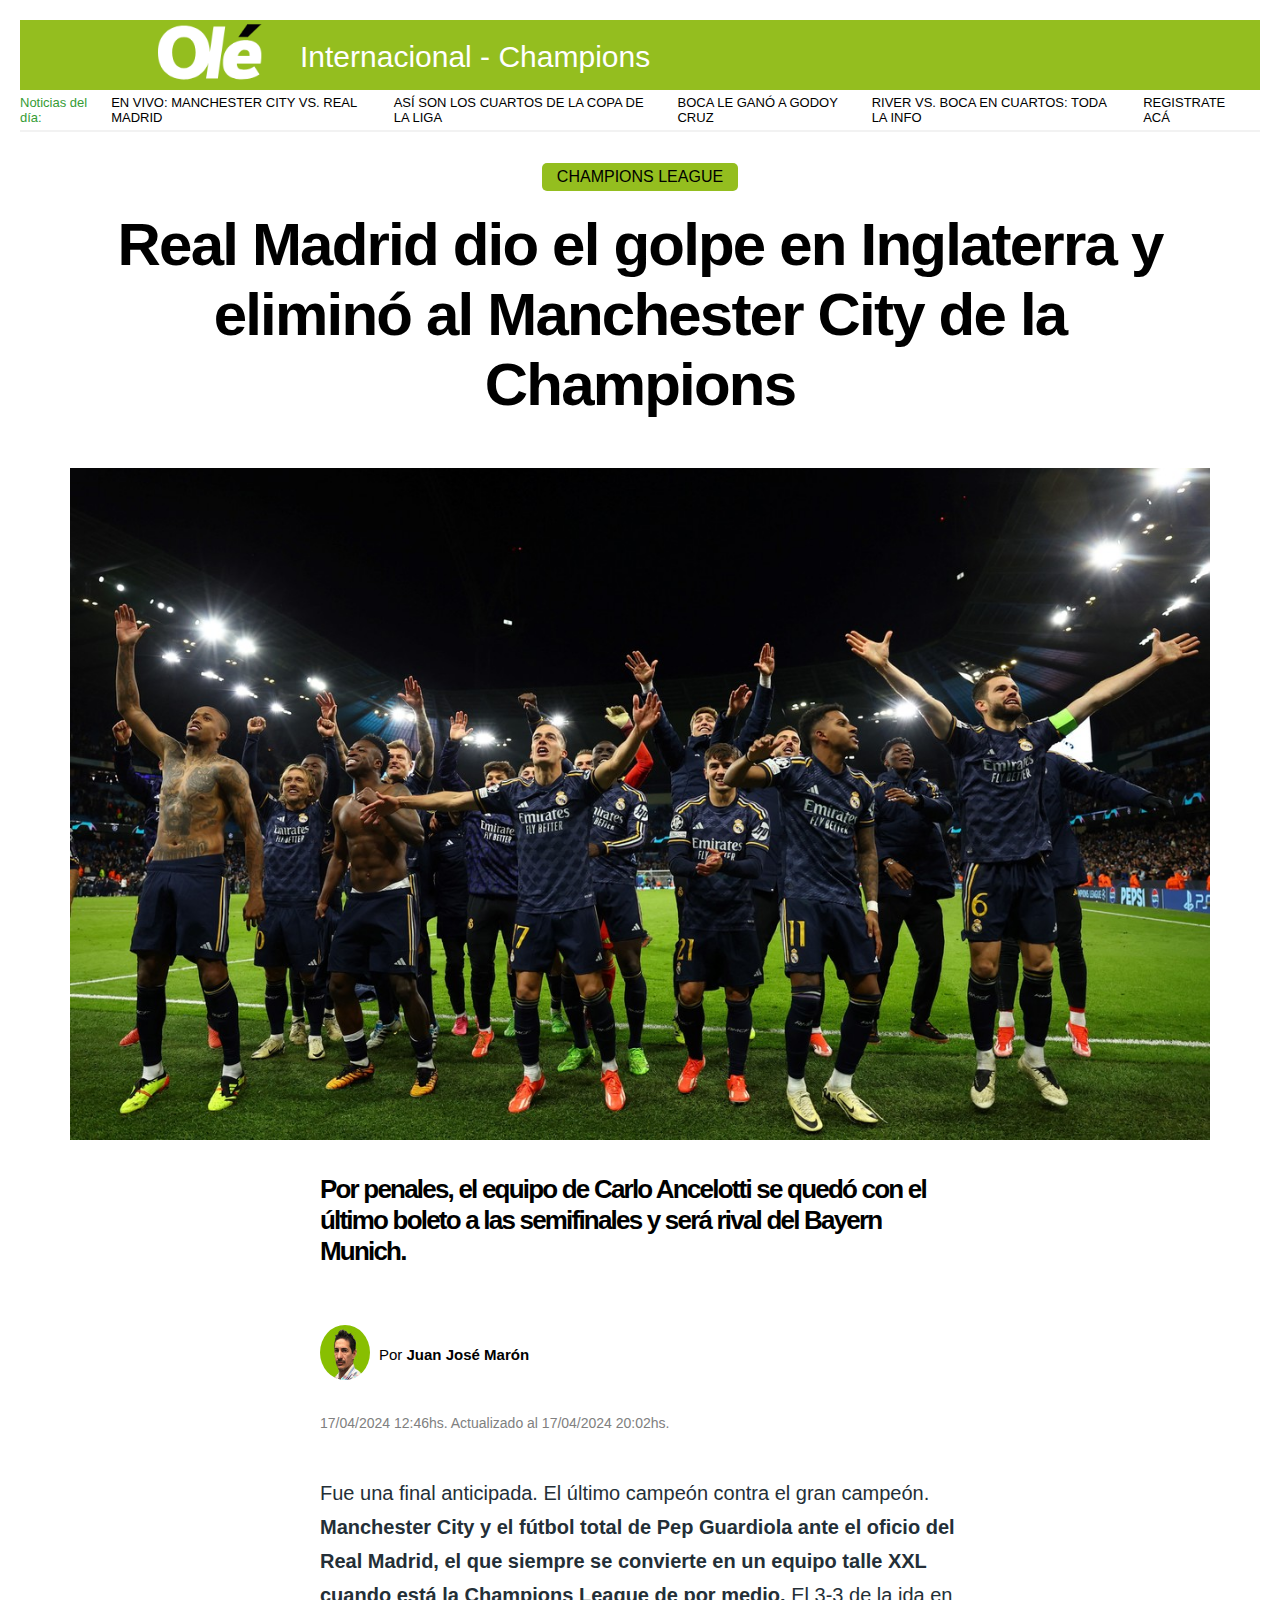
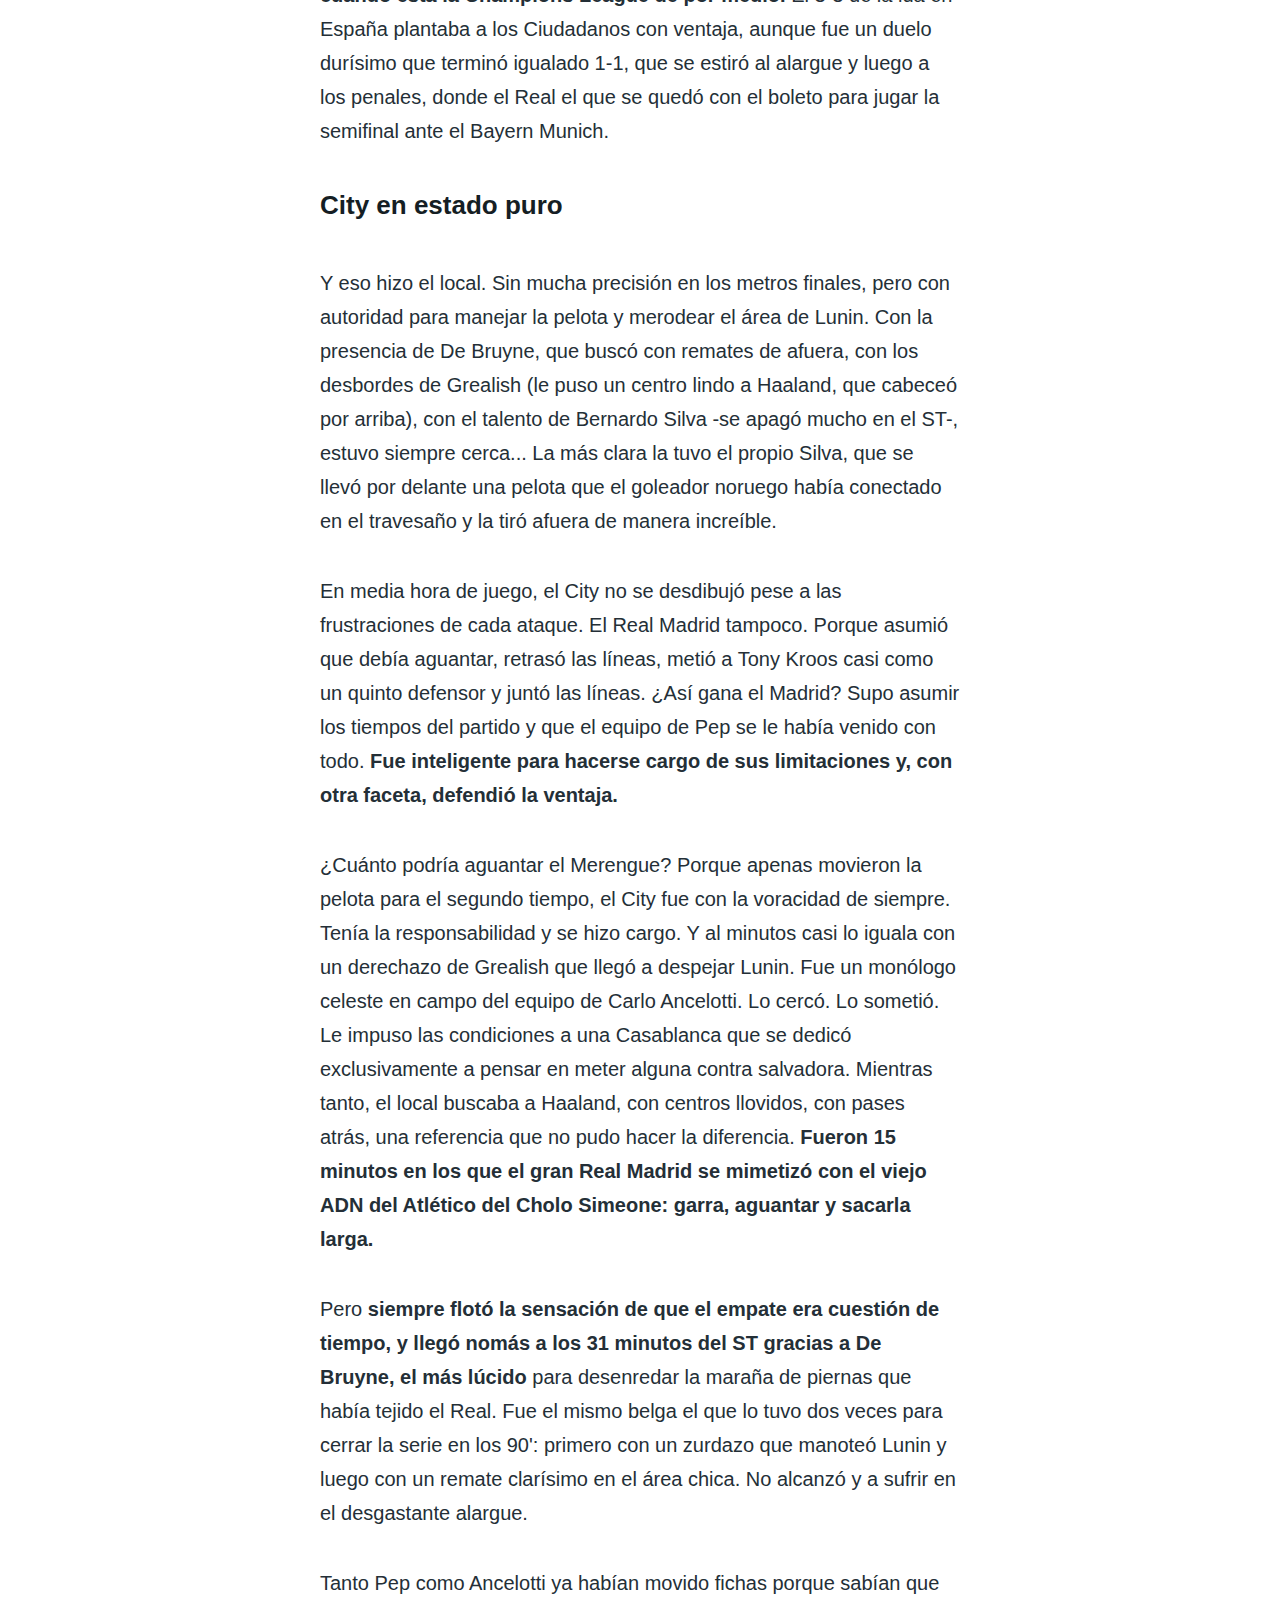
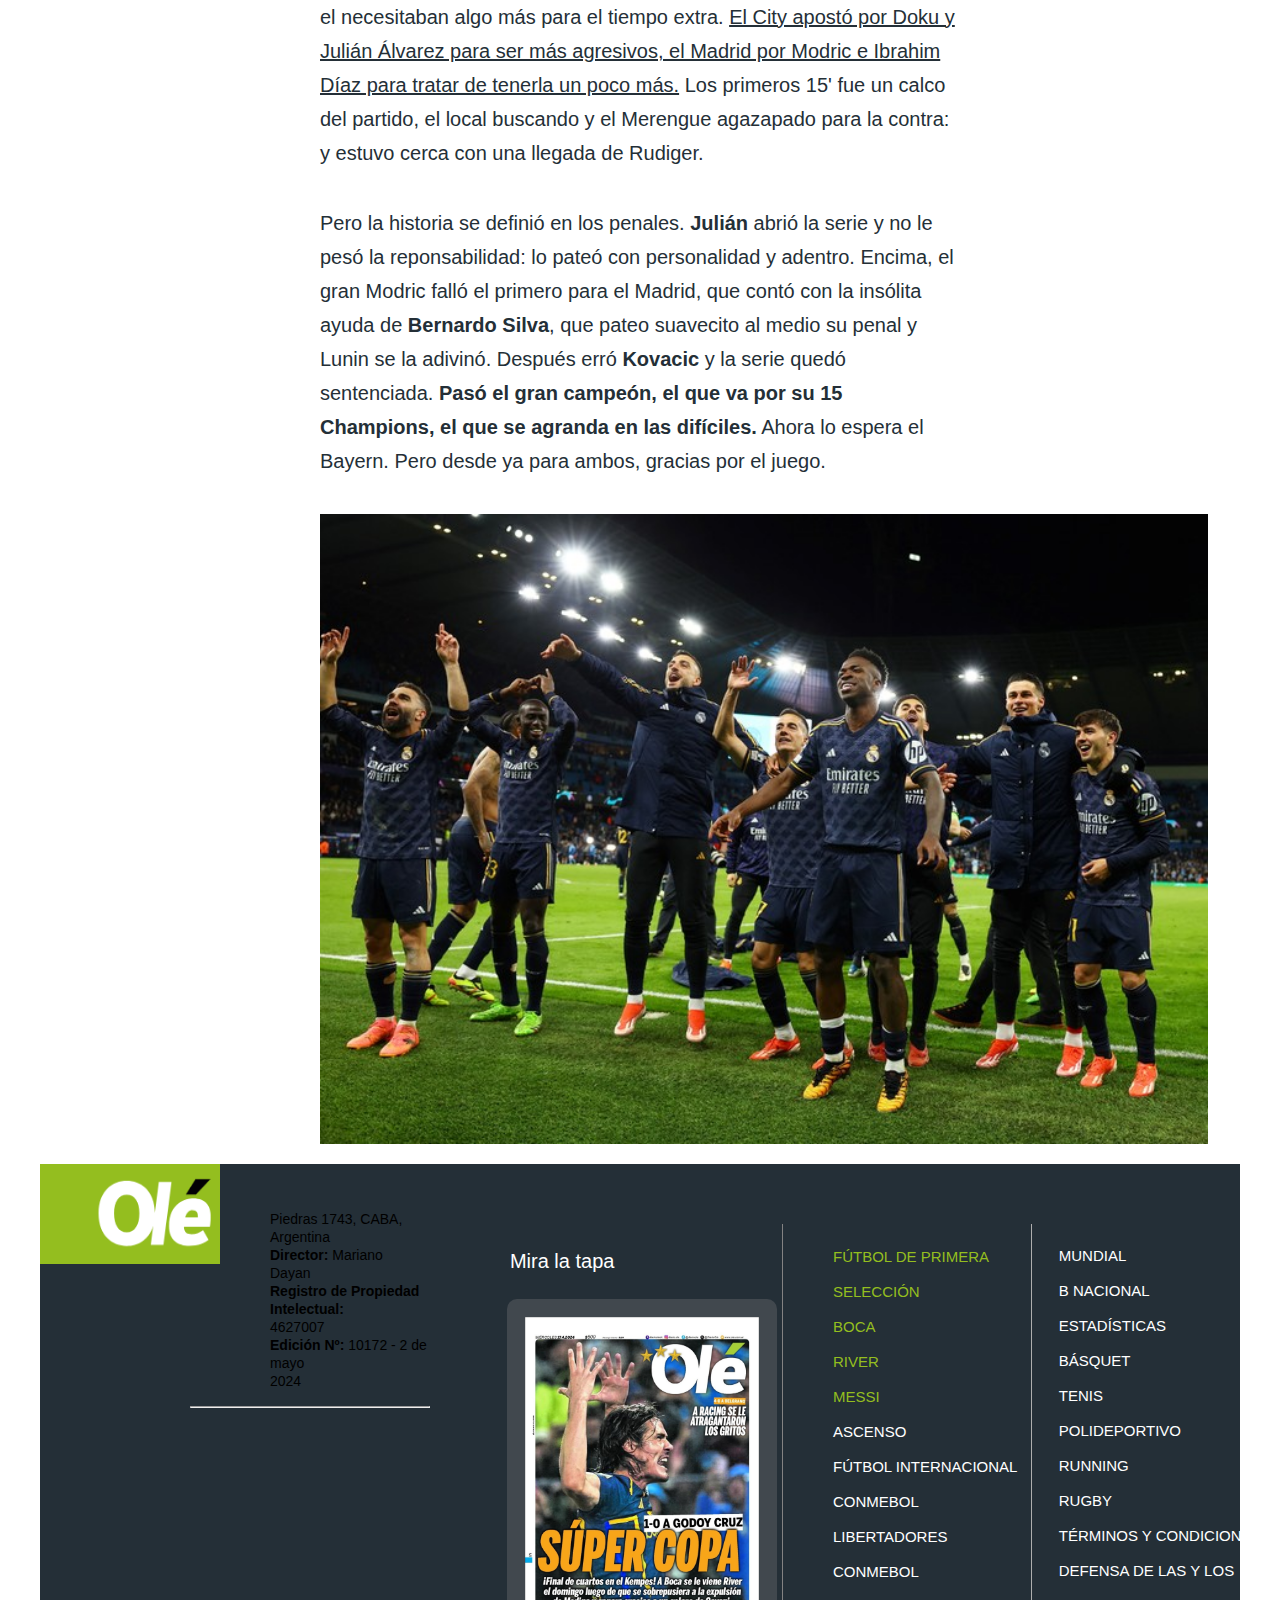
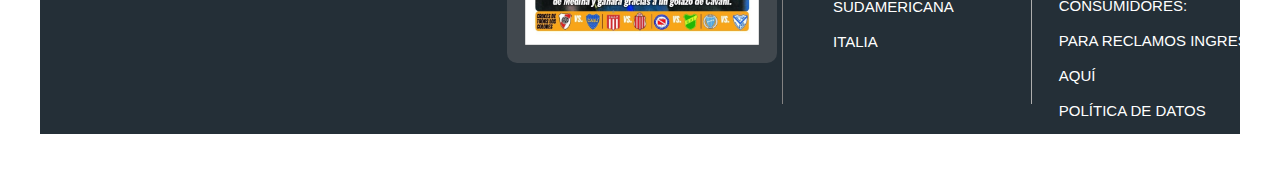
<file: index.html>
<!DOCTYPE html>
<html lang="en">

<head>
    <link rel="stylesheet" href="styles.css">
    <meta charset="UTF-8">
    <meta name="viewport" content="width=device-width, initial-scale=1.0">
    <title>CLASE_02</title>
</head>

<body>
    <header>
        <a href="https://www.ole.com.ar/">
            <img class="logo-ole" src="images/logo-ole.png" alt="logo-ole">
        </a>
        <p class="titulo-header">Internacional - Champions</p>
    </header>
    <nav>
        <section class="lista-encabezado">
             
            <ul class="sin-subrayado">
                <li class="noticias-del-dia">Noticias del día:</li>
                <li><a
                        href="https://www.ole.com.ar/futbol-internacional/champions/manchester-city-vs-real-madrid-hoy-vivo-online-uefa-champions-league-hora-ver-tv-formaciones_0_9ZVyMgJySN.html">EN
                        VIVO: MANCHESTER CITY VS. REAL MADRID</a></li>
                <li><a
                        href="https://www.ole.com.ar/futbol-primera/cuartos-final-copa-liga-confirmados-define-fechas_0_winobfQfGp.html">ASÍ
                        SON LOS CUARTOS DE LA COPA DE LA LIGA</a></li>
                <li><a
                        href="https://www.ole.com.ar/boca-juniors/boca-vs-godoy-cruz-hoy-vivo-copa-liga-hora-ver-formacion-resumen-video_0_P7U5Y6G9Cr.html">BOCA
                        LE GANÓ A GODOY CRUZ</a></li>
                <li><a
                        href="https://www.ole.com.ar/futbol-primera/river-boca-cuartos-final-copa-liga_0_DWHmWFAIB1.html">RIVER
                        VS. BOCA EN CUARTOS: TODA LA INFO</a></li>
                <li><a href="forms.html">REGISTRATE ACÁ</a></li>
            </ul>
        </section>
    </nav>

    <div class="contenedor-champions">
        <div class="champions-league">
            <span>CHAMPIONS LEAGUE</span>
        </div>
    </div>

    <div class="contenido">
        <div class="contenedor-imagen-equipo">
            <h1>Real Madrid dio el golpe en Inglaterra y eliminó al Manchester City de la Champions</h1>

            <img class="equipo-real-madrid" src="images/real-team.jpg" alt="equipo">
        </div>

        <h2>Por penales, el equipo de Carlo Ancelotti se quedó con el último boleto a las semifinales y será rival del
            Bayern Munich.</h2>
        <div class="imagen-y-enlace">
            <img class="juan-jose-imagen" src="/images/juan-jose-maron.jpg" " alt=" juan-jose-maron">
            <a href="https://www.ole.com.ar/autor/juan-jose-maron" class="enlace-jose-maron"> Por<strong> Juan José
                    Marón</strong></a>
        </div>
        <p><span class="fecha">17/04/2024 12:46hs. Actualizado al 17/04/2024 20:02hs.</span></p>
        <p>Fue una final anticipada. El último campeón contra el gran campeón. <strong>Manchester City y el fútbol total
                de Pep Guardiola ante el oficio del Real Madrid, el que siempre se convierte en un equipo talle XXL
                cuando está la Champions League de por medio.</strong> El 3-3 de la ida en España plantaba a los
            Ciudadanos con ventaja, aunque fue un duelo durísimo que terminó igualado 1-1, que se estiró al alargue y
            luego a los penales, donde el Real el que se quedó con el boleto para jugar la semifinal ante el Bayern
            Munich.</p>
        <h3>City en estado puro</h3>
        <p>Y eso hizo el local. Sin mucha precisión en los metros finales, pero con autoridad para manejar la pelota y
            merodear el área de Lunin. Con la presencia de De Bruyne, que buscó con remates de afuera, con los desbordes
            de Grealish (le puso un centro lindo a Haaland, que cabeceó por arriba), con el talento de Bernardo Silva
            -se apagó mucho en el ST-, estuvo siempre cerca... La más clara la tuvo el propio Silva, que se llevó por
            delante una pelota que el goleador noruego había conectado en el travesaño y la tiró afuera de manera
            increíble.</p>
        <p>En media hora de juego, el City no se desdibujó pese a las frustraciones de cada ataque. El Real Madrid
            tampoco. Porque asumió que debía aguantar, retrasó las líneas, metió a Tony Kroos casi como un quinto
            defensor y juntó las líneas. ¿Así gana el Madrid? Supo asumir los tiempos del partido y que el equipo de Pep
            se le había venido con todo. <strong>Fue inteligente para hacerse cargo de sus limitaciones y, con otra
                faceta, defendió la ventaja.</strong></p>
        <p>¿Cuánto podría aguantar el Merengue? Porque apenas movieron la pelota para el segundo tiempo, el City fue con
            la voracidad de siempre. Tenía la responsabilidad y se hizo cargo. Y al minutos casi lo iguala con un
            derechazo de Grealish que llegó a despejar Lunin. Fue un monólogo celeste en campo del equipo de Carlo
            Ancelotti. Lo cercó. Lo sometió. Le impuso las condiciones a una Casablanca que se dedicó exclusivamente a
            pensar en meter alguna contra salvadora. Mientras tanto, el local buscaba a Haaland, con centros llovidos,
            con pases atrás, una referencia que no pudo hacer la diferencia. <strong>Fueron 15 minutos en los que el
                gran Real Madrid se mimetizó con el viejo ADN del Atlético del Cholo Simeone: garra, aguantar y sacarla
                larga.</strong></p>
        <p>Pero <strong>siempre flotó la sensación de que el empate era cuestión de tiempo, y llegó nomás a los 31
                minutos del ST gracias a De Bruyne, el más lúcido</strong> para desenredar la maraña de piernas que
            había tejido el Real. Fue el mismo belga el que lo tuvo dos veces para cerrar la serie en los 90': primero
            con un zurdazo que manoteó Lunin y luego con un remate clarísimo en el área chica. No alcanzó y a sufrir en
            el desgastante alargue.</p>
        <p>Tanto Pep como Ancelotti ya habían movido fichas porque sabían que el necesitaban algo más para el tiempo
            extra. <span class="oracion-subrayada-city">El City apostó por Doku y Julián Álvarez para ser más agresivos,
                el Madrid por Modric e Ibrahim Díaz para tratar de tenerla un poco más.</span> Los primeros 15' fue un
            calco del partido, el local buscando y el Merengue agazapado para la contra: y estuvo cerca con una llegada
            de Rudiger. </p>
        <p>Pero la historia se definió en los penales. <strong>Julián</strong> abrió la serie y no le pesó la
            reponsabilidad: lo pateó con personalidad y adentro. Encima, el gran <span>Modric</span> falló el primero
            para el Madrid, que contó con la insólita ayuda de <strong>Bernardo Silva</strong>, que pateo suavecito al
            medio su penal y Lunin se la adivinó. Después erró <strong>Kovacic</strong> y la serie quedó sentenciada.
            <strong>Pasó el gran campeón, el que va por su 15 Champions, el que se agranda en las difíciles.</strong>
            Ahora lo espera el Bayern. Pero desde ya para ambos, gracias por el juego.
        </p>
        <div class="real-madrid-centrada">
            <img src="/images/REAL MADRID W.jpg" alt="equipo">
        </div>
    </div>

    </div>
    <div class="ole-final">

        <footer>
            <div class="footer-header">
                <a href="https://www.ole.com.ar/"><img class="logo-ole2" src="images/logo-ole.png" alt="logo-ole"></a>
            </div>

            <div class="div-0">
                <ul class="div-0-list">
                    <li>Piedras 1743, CABA, Argentina</li>
                    <li><strong>Director:</strong> Mariano Dayan</li>
                    <li><strong>Registro de Propiedad Intelectual:</strong> 4627007</li>
                    <li><strong>Edición Nº:</strong> 10172 - 2 de mayo 2024</li>
                </ul>
                <hr class="linea-horizontal-uno">
            </div>



            <div class="contenedor-listas">
                <div class="div-1">
                    <p class="title">Mira la tapa</p>
                    <img class="logo-cavani" style="height: 328px; width: auto ;" src="images/CAVANI.jpg" alt="cavani">
                </div> <!-- Cierre de DIVISIÓN1 -->


                <div class="div-2">
                    <ul class="lista1-footer">
                        <li><a href="https://www.ole.com.ar/futbol-primera" class="enlace-verde">FÚTBOL DE PRIMERA</a>
                        </li>
                        <li><a href="https://www.ole.com.ar/seleccion" class="enlace-verde">SELECCIÓN</a></li>
                        <li><a href="https://www.ole.com.ar/boca-juniors" class="enlace-verde">BOCA</a></li>
                        <li><a href="https://www.ole.com.ar/river-plate" class="enlace-verde">RIVER</a></li>
                        <li><a href="https://www.ole.com.ar/messi" class="enlace-verde">MESSI</a></li>
                        <li><a href="https://www.ole.com.ar/futbol-ascenso" class="enlace-blanco">ASCENSO</a></li>
                        <li><a href="https://www.ole.com.ar/futbol-internacional" class="enlace-blanco">FÚTBOL
                                INTERNACIONAL</a></li>
                        <li><a href="https://www.ole.com.ar/futbol-internacional/libertadores"
                                class="enlace-blanco">CONMEBOL LIBERTADORES</a></li>
                        <li><a href="https://www.ole.com.ar/futbol-internacional/sudamericana"
                                class="enlace-blanco">CONMEBOL SUDAMERICANA</a></li>
                        <li><a href="https://www.ole.com.ar/futbol-internacional/italia"
                                class="enlace-blanco">ITALIA</a></li>
                    </ul>
                </div> <!-- Cierre de DIVISIÓN2 -->
                <div class="div-3">
                    <ul class="lista2-footer">
                        <li><a href="https://www.ole.com.ar/mundial/mundial-qatar-2022">MUNDIAL</a></li>
                        <li><a href="https://www.ole.com.ar/futbol-ascenso/b-nacional">B NACIONAL</a></li>
                        <li><a
                                href="https://www.ole.com.ar/estadisticas/futbol/argentina-ligacopa.html">ESTADÍSTICAS</a>
                        </li>
                        <li><a href="https://www.ole.com.ar/basquet">BÁSQUET</a></li>
                        <li><a href="https://www.ole.com.ar/tenis">TENIS</a></li>
                        <li><a href="https://www.ole.com.ar/poli">POLIDEPORTIVO</a></li>
                        <li><a href="https://www.ole.com.ar/running">RUNNING</a></li>
                        <li><a href="https://www.ole.com.ar/rugby">RUGBY</a></li>
                        <li><a href="https://www.ole.com.ar/terminos-y-condiciones">TÉRMINOS Y CONDICIONES</a></li>
                        <li><a
                                href="https://www.argentina.gob.ar/produccion/defensadelconsumidor/formulario%20?utm_source=Ole&utm_medium=footer&utm_campaign=Ole&utm_id=defensaconsumidor&utm_term=footerOle">DEFENSA
                                DE LAS Y LOS CONSUMIDORES: <br> PARA RECLAMOS INGRESE AQUÍ</a></li>
                        <li><a href="https://www.ole.com.ar/politica-datos-personales">POLÍTICA DE DATOS PERSONALES</a>
                        </li>
                    </ul>
                </div> <!-- Cierre de DIVISIÓN3 -->
            </div>

            <div class="segunda-mitad-footer">
                <div class="div-4">
                    
                    <ul class="lista3-footer">
                        <hr class="linea-horizontal-uno">
                        <li><a href="https://www.ole.com.ar/estadisticas/futbol/home.html">ESTADÍSTICAS</a></li>
                        <li><a href="https://www.ole.com.ar/agenda-deportiva">AGENDA</a></li>
                        <li><a href="https://www.ole.com.ar/centro-de-ayuda.html">CONTACTO</a></li>
                    </ul>
                </div>
                <!-- Cierre de DIVISIÓN 4 -->

                <div class="div-5">
                    <p>Propietario Arte Gráfico Editorial</p>
                    <p>Argentino S.A. © 1996-2024 Olé.com.ar -</p>
                    <p>Todos los derechos reservados.</p>
                    <p>Información Fiscal</p>
                </div>
            </div>


            <div class="div-6">
                <hr class="linea-horizontal-uno">
                <ul class="lista4-footer">

                    <li><a
                            href="https://grupoclarin.com/?_gl=1*5f2486*_ga*MjkyNjc0MzU2LjE3MTM0MDEwNzk.*_ga_X7JKEWMZ1C*MTcxMzQwMTA4Mi4xLjEuMTcxMzQxMDkxMi4wLjAuMA..">Grupo
                            Clarin</a></li>
                    <li><a
                            href="https://www.clarin.com/?_gl=1*5f2486*_ga*MjkyNjc0MzU2LjE3MTM0MDEwNzk.*_ga_X7JKEWMZ1C*MTcxMzQwMTA4Mi4xLjEuMTcxMzQxMDkxMi4wLjAuMA..">Clarin</a>
                    </li>
                    <li><a href="https://tn.com.ar/">TN</a></li>
                    <li><a href="https://www.tycsports.com/">TyCSports</a></li>
                    <li><a href="https://www.ciudad.com.ar/">Ciudad</a></li>
                    <li><a href="https://www.eltrecetv.com.ar/">El Trece TV</a></li>
                    <li><a href="https://viapais.com.ar/">Via Pais</a></li>
                    <li><a href="https://www.lavoz.com.ar/">La Voz del Interior</a></li>
                    <li><a href="https://www.losandes.com.ar/">Los Andes</a></li>
                    <li><a href="https://radiomitre.cienradios.com/">Mitre</a></li>
                    <li><a href="https://la100.cienradios.com/">La 100</a></li>
                    <li><a href="https://ar.cienradios.com/">Cienradios</a></li>
                    <li><a href="https://viapais.com.ar/rumbos/">Rumbos</a></li>
                </ul>
                <hr class="linea-horizontal-uno">
            </div>

        </footer>
</div>
</body>

</html>
</file>
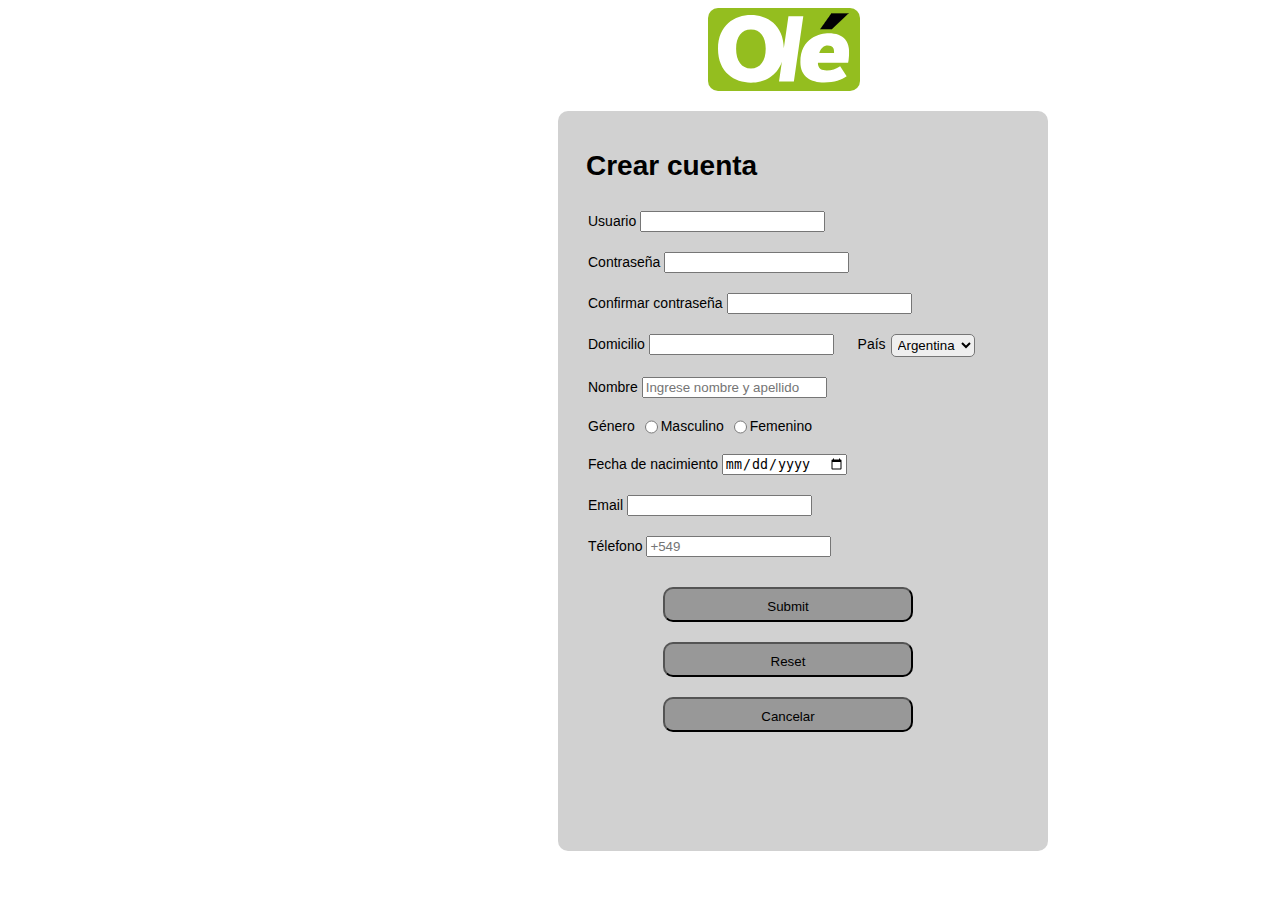
<file: forms.html>
<!DOCTYPE html>
<html lang="es">
<head>
    <link rel="stylesheet" href="forms.css">
    <meta charset="UTF-8">
    <meta name="viewport" content="width=device-width, initial-scale=1.0">
    <title>Clase_03</title>
</head>
<body>

    <div class="logo-ole-form">
    <a href="https://www.ole.com.ar/">
        <img class="logo-ole-form" src="images/logo-ole.png" alt="logo-ole">
    </a>
    </div>
    <form>
        <div class="Formulario">
    
        <h1>Crear cuenta</h1>
            <div class="Usuario">
        <label for="nombre-usuario">Usuario</label>
        <input type="text" name="nombre-usuario" id="nombre-usuario"required>
        </div>

        <div class="Contraseña">

        <label for="user-pwd">Contraseña</label>
        <input type="password" name="user-password" id="user-pwd"required>

    </div>

    <div class="Repetir-contraseña">
        <label for="user-pwd">Confirmar contraseña</label>
        <input type="password" name="user-password" id="user-pwd"required>
    </div>

        <div class="Domicilio">
        <label for="address">Domicilio</label>
        <input type="text" name ="address" id = "address"required>
    </div>
        
        <div class="País">
        </select>
        <label for="País"> País </label>
        <select  class ="País-select" name ="País-select" id="País-select">
            <option value="Argentina">Argentina</option>
            <option value="Uruguay">Uruguay</option>
            <option value="Chile">Chile</option>
            <option value="Brasil">Brasil </option>
            <option value="Otro">Otro</option>
            
       </select>
    </div>
     
<div class="Nombre">
       <label for="first-name">Nombre</label> 
        <input type="text" name="first-name" id="first-name" placeholder="Ingrese nombre y apellido" required>
    </div>

    <div class="Genero">
    <label for ="Genero">Género</label>

    <input type="radio" name="genero" id="masculino" class="GeneroInput"required>
    <label for="masculino" class="GeneroLabel">Masculino</label>

    <input type="radio" name="genero" id="femenino" class="GeneroInput"required>
    <label for="femenino" class="GeneroLabel">Femenino</label>

</div>
    
<div class="Fecha-de-nacimiento">
    <label for="fecha">Fecha de nacimiento</label>
        <input type="date" id="fecha" name="fecha"required>
    </div>
        
     <div class="Email">
        <label>Email</label> 
        <input type="email"required minlength="@" name="Email"required>
    </div>
            
    <div class="Telefono">
    <label>Télefono </label>
    <input type="text"placeholder = "+549"name="Télefono"required>
    </div>
    
        <input type ="submit" class="Enviar">
        <input type="reset" class="Restablecer">
        <button class="Cancelar"><a href="http://127.0.0.1:5501/index.html">Cancelar</a></button>
    </div>
    </form>
</body>
</html>
</file>
<file: styles.css>
header{background: rgb(148, 190, 31);
    width: 100%;
    height: 70px;
    display: flex;
    -webkit-box-align: center;
    align-items: center; 
}

.logo-ole {
    max-width: 120px; 
    height: auto;
    margin-left: 130px;}


.titulo-header{color: white;
    font-size: 30px;
    font-family: NotoSansDisplay-Regular, Arial, sans-serif;
    font-weight: 500;
    white-space: nowrap;
    margin-top: 50px;
    height: 35px;
    margin-left: 30px;}

.lista-encabezado{
    font: size small;
    height: 40px;
    border-bottom: 2px solid rgb(242, 242, 242);
    display: flex;
    -webkit-box-align: center;
    align-items: center;
    background: white;
    margin-left: 0px;}

    .contenedor-champions {
        display: flex;
        justify-content: center; 
        align-items: center; 
        min-height: 10vh; 
        min-width: 15vh;
        margin: 0; 
        margin-bottom: -60px;}
    
    
    .champions-league {
        font-family: Heebo-bold, "Arial Black", sans-serif !important;
        background: rgb(148, 190, 31);
        padding: 5px 15px;
        border-radius: 5px;
        text-transform: uppercase;
        text-align: center;
        color: black;}

        body{margin: 20px;}

        .contenido {
            margin-left: auto;
            margin-right: auto;
            max-width: 500px; 
            padding-left: 50px; 
            padding-right: 50px; 
            text-indent: 0;
            max-width: 100%;
            }

        

        .equipo-real-madrid {width: 100%;
        height: auto;}
                
        
            .contenido p {
                text-align: left; 
                padding-left: 250px; 
                padding-right: 250px;}

h1 {color:black;
text-align:center;
font-family: NotoSansDisplay-Black, "Arial Black", sans-serif;
font-size: 60px;
line-height: 70px;
padding: 0.5rem 0px;
letter-spacing: -1.8px;}



h2 {color:black;
font-family: NotoSansDisplay-Black, "Arial Black", sans-serif;
font-size: 26px;
line-height: 31px;
padding: 0.5rem 0px;
letter-spacing: -1.8px;
padding-left: 250px; 
padding-right: 250px;
text-indent: 0;}

.imagen-y-enlace{margin-left: 250px;
margin-bottom: 40px;
margin-top: 50px;}

.juan-jose-imagen {width:50px;
    height:55px;
border-radius: 60%;
margin-bottom: -20px;
margin-right: 5px;}

.enlace-jose-maron {text-decoration: none;
color: black;
font-family:  Arial, Helvetica, sans-serif;
font-size: 15px;}

.fecha {color:grey;
font-size: 14px;}

.sin-subrayado {
    list-style-type: none; 
    padding: 0; 
    color:rgb(53, 156, 53);
    font-family: Heebo-Regular, Arial, sans-serif;}
    
.sin-subrayado { 
    font-size: small;
    display: flex;
    -webkit-box-align: center;
    align-items: center;
    margin: 0px;
    padding: 0px;}
    

.sin-subrayado li {
    display: inline; 
    margin-right: 10px; }

.sin-subrayado li a {
    text-decoration: none; 
    color: black;
    display: inline-block; 
    margin-right: 10px;}



.centrar-imagen {
        display: flex;
        justify-content: center; 
        align-items: center; 
        height: 55vh; 
        text-align: center;}      

p{font-weight: 400;
    line-height: 34px;
    letter-spacing: 0px;
    font-family: NotoSansDisplay-Regular, Arial, sans-serif;
    padding: 0px 0px 1rem;
    font-size: 20px;
    color: rgb(36, 47, 55);
    text-align: center;}



h3 {color: rgb(21, 30, 36);
    font-family: NotoSansDisplay-Black, "Arial Black", sans-serif;
    font-size: 26px;
    line-height: 31px;
    font-weight: 700;
    padding-bottom: 1.2rem;
    padding-left: 250px; 
    padding-right: 250px;}

    .oracion-subrayada-city {
        text-decoration: underline;}    

    .real-madrid-centrada {display: flex;
        height: 630px;
        width: auto;
        margin-left: 250px;}


    footer {position: relative;
        padding: 30px; 
        display: flex;
        margin: 20px;
        border-top: none;
        background-color: rgb(36, 47, 55);
        margin: 20px;}

    .ole-final {display: flex;
    flex-direction: column;}    

    .footer-header{
        background-color: rgb(148, 190, 31);
        width: auto;
        height: 100px;
        margin-top: -30px;
        display: flex;
        margin-left: -30px;
        margin-right: -30px;}

        .logo-ole2 {width: 130px;
height: 80px;
margin-left: 50px;
margin-top: 10px;}

    .div-0 {display: inline;
            margin-left: auto;}
        
            .div-0-list {
                padding-left: 80px; }
        
            .div-0-list li {
                display: inline; 
                list-style-type: none; 
                margin-right: 100px; /
                color: white;
                font-family:Arial, Helvetica, sans-serif;
                font-size: 14px;}

.contenedor-listas {width: auto;
    height: auto; 
    display:flex;
    margin-left: 420px;
    justify-content: flex-start;
    margin: auto;}

.div-1 {display: inline-block;
    width: 300px; 
    height: 480px; 
    margin-left: 80px;
    margin-right: 40px ;
    border-right: 1px solid rgb(131, 130, 130); /* Línea vertical entre los contenedores */
    margin-top: 30px;} /* Espacio entre contenedores */

.title {color: white;
font-family: Heebo-Regular, Arial, sans-serif;
text-align: left;
margin-bottom: 10px;}

.logo-cavani {position: relative;
width: 20px;
margin-left: 2px;
margin-top: -5px;
left: -5px;
height:auto;
border-radius: 10px; 
border: 18px solid rgba(183, 179, 179, 0.1); /* Borde con color blanco semitransparente */
background-color: rgba(183, 179, 179, 0.1); /* Fondo semitransparente */}


.div-2 {width: 300px; 
height: 480px; 
display: inline-flex; 
border-right: 1px solid rgb(174, 174, 174); /* Línea vertical entre los contenedores */
margin-top: 30px;
margin-right: 20px;
margin-left: -20px;} 

.lista1-footer {list-style: none;
text-decoration: none;
margin-left: -10px;
font-family: Heebo-bold, "Arial Black", sans-serif;
line-height: 35px;
font-size: 15px;
-webkit-text-stroke-width: -2px}

.lista1-footer .enlace-verde{color:  rgb(148, 190, 31);   
    text-decoration: none;}

.lista1-footer .enlace-blanco {color: rgb(255, 255, 255);
    text-decoration: none;}

.div-3 { width: auto; 
    height: 250px; 
    margin-right: 20px; 
    display: inline-block;
    margin-left: -15px;
    margin-top: 29px;}

    .div-3 ul {
        list-style: none; 
        margin-left: auto;
        margin-left: -18px;
        font-family: Heebo-bold, "Arial Black", sans-serif;
        line-height: 35px;
        font-size: 15px;
        -webkit-text-stroke-width: -2px;}

.lista2-footer a {color:rgb(255, 255, 255);
text-decoration: none;}



    .segunda-mitad-footer{display: flex;
    height: auto;
width: auto;}

    .div-4{display: inline;
    width: 600px;
height: 40px;
margin-top: 15px;
margin-right: 140px;
margin-left: 380px;
margin-bottom: 120px;}


        .div-4 ul {
            list-style: none; 
            padding: 0; 
            font-size:  Arial, sans-serif;

            }
        
        .div-4 ul li {
            display:inline; 
            margin-right: 20px; 
            margin-left: 40px;
            font-size:  Arial, sans-serif;}
        
        .div-4 ul li a {
            text-decoration: none; 
            color:rgb(255, 255, 255);
        font-family: Arial, Helvetica, sans-serif;
        font-size: 14px;
        }
        
.div-5 {display: inline;
    width: auto;
    height:auto;
    margin-top: -82px;
    margin-left: -15px;
    margin-right: 10px;}

.div-5 p{text-align: justify;
margin-top: 20px;
font-size: 16px;
color: white;
font-family: Heebo-Regular, Arial, sans-serif;
line-height: 1px;
margin-bottom: -20px;}

.div-6 {
    display:inline-block;
margin-bottom: 80px;}

.div-6 ul{
    list-style: none; 
    text-decoration: none;
    padding: 0; 
    margin: 0; 
    font-family: Heebo-Regular, Arial, sans-serif;
font-size: 14px;
margin-top: 25px;
margin-bottom: 25px;}

.div-6 ul li{display: inline-block; 
    margin-right: 45px;;} 

.div-6 ul li a {text-decoration: none;
color: rgb(255, 255, 255); 
font-size:  Arial, sans-serif;}
</file>
<file: forms.css>
.logo-ole-form {border-radius: 10px;
display: flex;
margin-left: 350px;}

.Formulario h1 {margin-left: 8px;
font-size: 28px;}

.Formulario {background-color: rgb(209, 209, 209) ;
height: 700px;
width:450px;
margin-left: 550px;
margin-top: 20px;
margin-bottom: 20px;
padding: 20px;
border-radius: 10px;
border: 2px;;
border-color: black;
font-family:Arial, Helvetica, sans-serif;
font-size: 14px;}

.Usuario {display: inline-block;
padding: 10px;
margin: auto;}
 
.Contraseña {display: inline-block;
    padding: 10px;
    margin: auto;}

.Repetir-contraseña {display: inline-block;
    padding: 10px;
    margin: auto;}

    .Domicilio {display: inline-block;
        padding: 10px;
        margin: auto;}

    .País {display: inline flex;
        padding: 10px;
        margin: auto;}

    .Nombre {display: inline-block;
        padding: 10px;
        margin: auto;
        margin:auto}

    .Genero {display: inline-flex;
        padding: 10px;
        margin: auto;}

    .Fecha-de-nacimiento {display: inline-block;
        padding: 10px;
        margin: auto;}

    .Email {display: inline-block;
        padding: 10px;
        margin: auto;}

     .Telefono {display: inline-block;
        padding: 10px;
        margin: auto;}

    .Enviar {display: block;
    height: 35px;
    width:250px;
padding: 10px;
margin-top: 20px;
margin-left: 85px;
border-radius: 10px;
background-color:rgba(128, 128, 128, 0.701);}

.Restablecer {display: block;
    height: 35px;
width:250px;
padding: 10px;
margin-top: 20px;
margin-left: 85px;
border-radius: 10px;
background-color:rgba(128, 128, 128, 0.701);}

.Cancelar{display: block;
    height: 35px;
width:250px;
padding: 10px;
margin-top: 20px;
margin-left: 85px;
border-radius: 10px;
background-color:rgba(128, 128, 128, 0.701);}

.Cancelar a {text-decoration: none;
color: black;}

.País-select {text-align: justify;
border-radius: 5px;
padding: 2px;
margin-left: 5px;
margin-top: -2px;}

label.País{padding-right: 5px;}

.GeneroInput {margin-left: 10px;
margin-top: 2px;}
</file>
